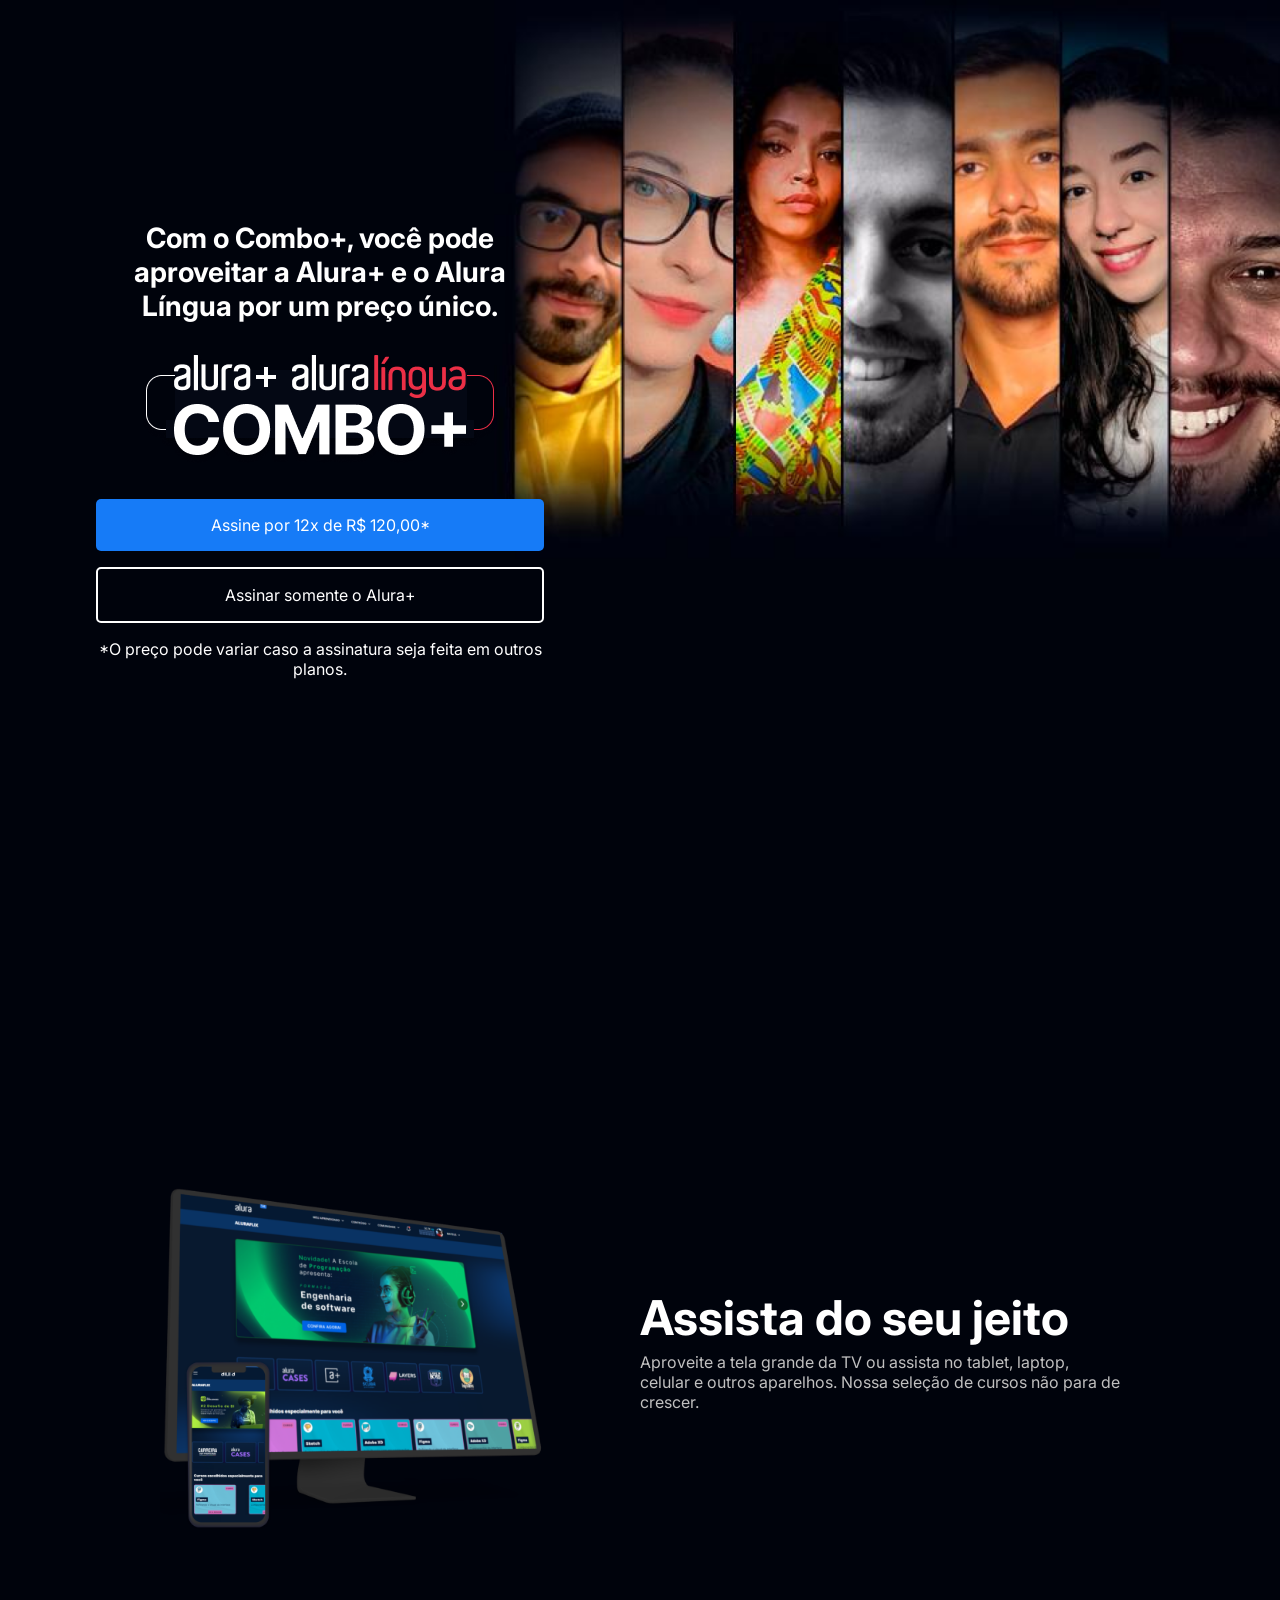
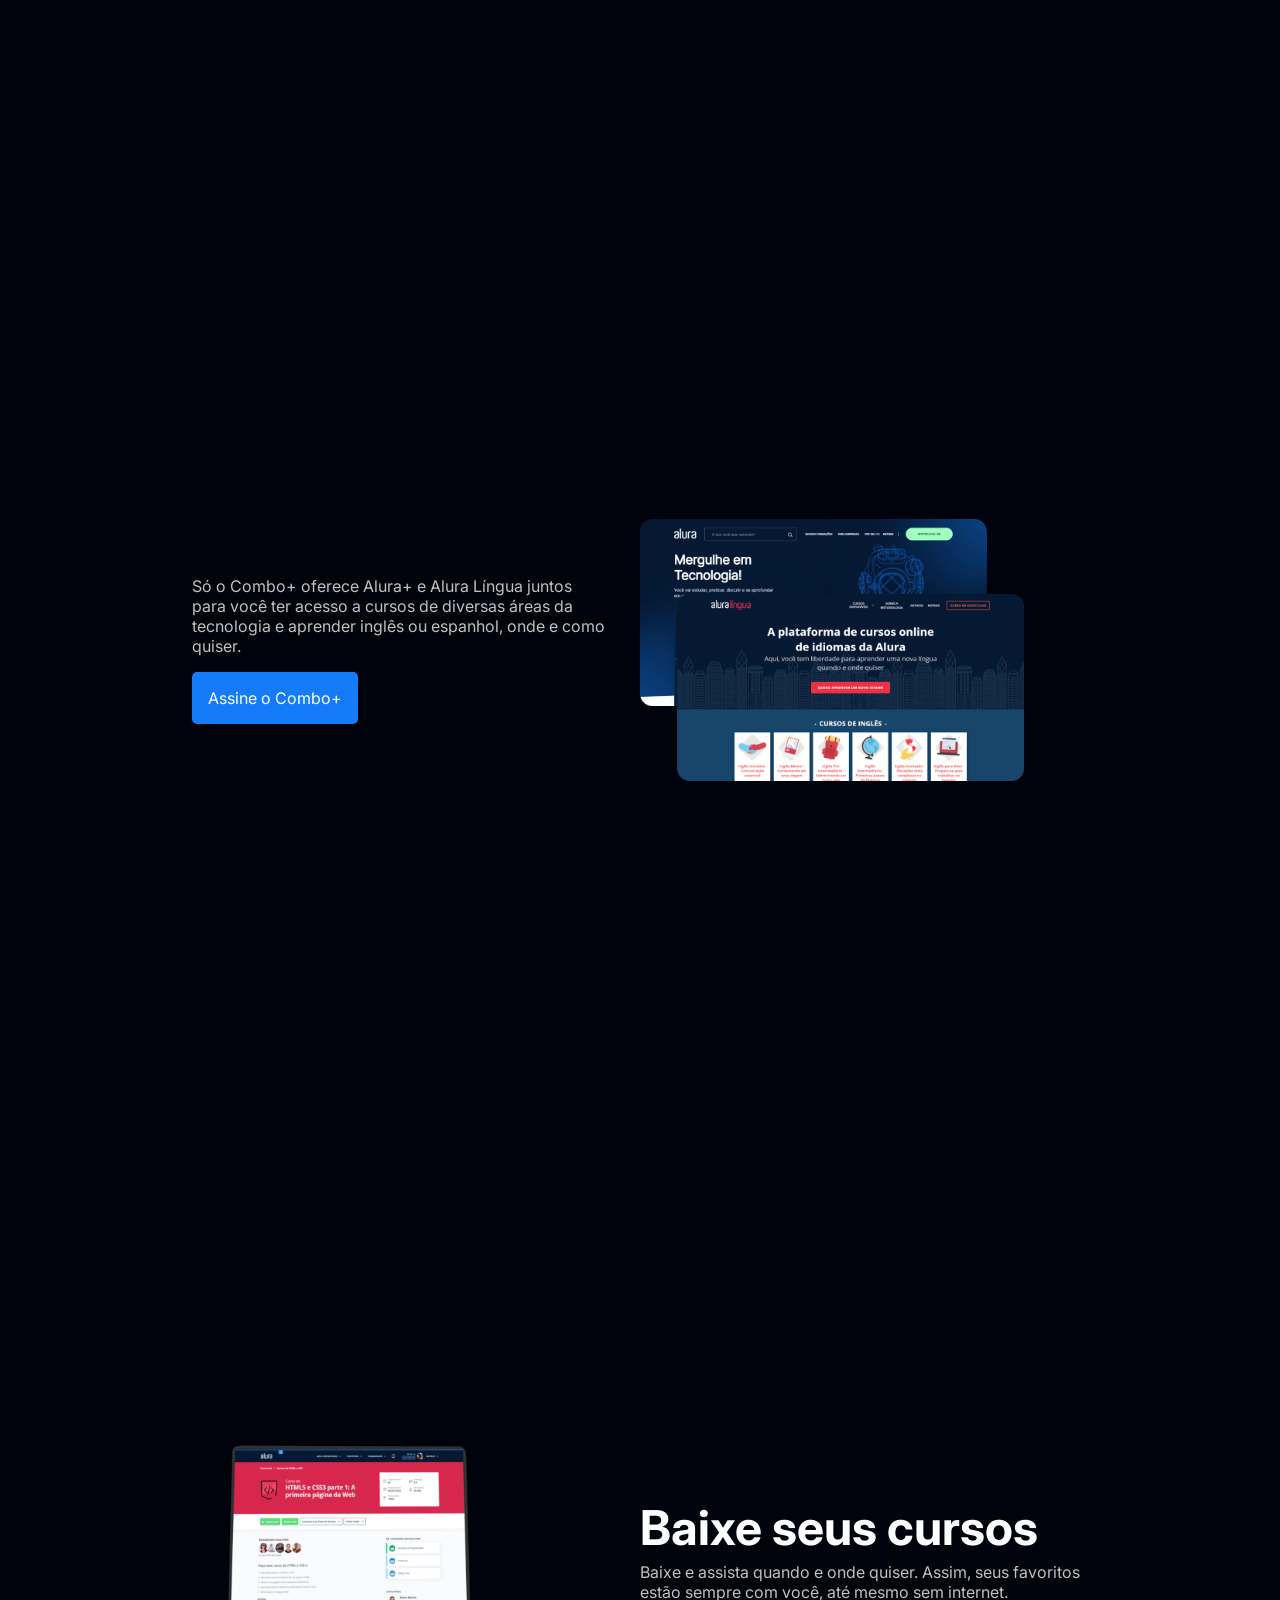
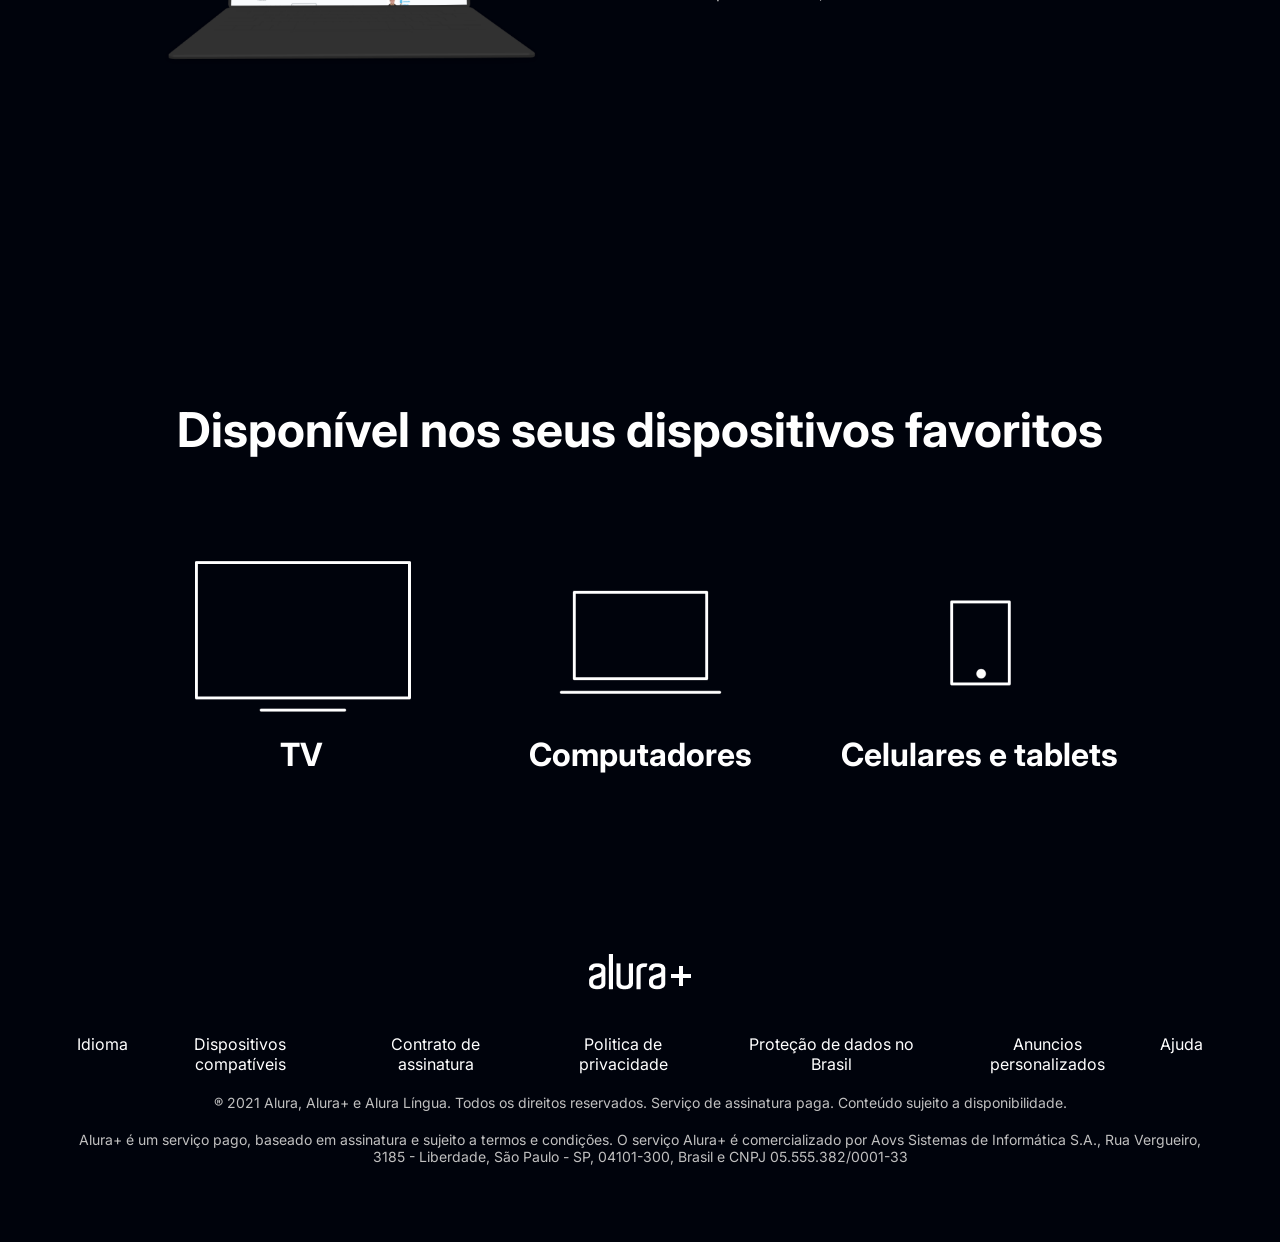
<file: index.html>
<!DOCTYPE html>
<html lang="en">
<head>
    <meta charset="UTF-8">
    <meta http-equiv="X-UA-Compatible" content="IE=edge">
    <meta name="viewport" content="width=device-width, initial-scale=1.0">
    <title>Alura Plus</title>
    <link rel="stylesheet" href="style.css">
    <link rel="preconnect" href="https://fonts.googleapis.com">
    <link rel="preconnect" href="https://fonts.gstatic.com" crossorigin>
    <link href="https://fonts.googleapis.com/css2?family=Inter:wght@400;700&display=swap" rel="stylesheet">
</head>
<body>
    <section class="container principal principal__imagem">
        <div class="container__caixa">
            <h1 class="container__titulo">
                Com o Combo+, você pode aproveitar a Alura+ e o Alura Língua por um preço único.
            </h1>
            <img class="container__imagem" src="img/Combo.png" alt="O combo+ é a junção do alura+ e o alura lingua">
            <a target="_blank" href="https://www.alura.com.br" class="container__botao">Assine por 12x de R$ 120,00*</a>
            <a target="_blank" href="https://www.alura.com.br" class="container__botao botao__secundario">Assinar somente o Alura+</a>
            <p class="conteiner__aviso">*O preço pode variar caso a assinatura seja feita em outros planos.</p>
        </div>
    </section>

    <section class="container secundario">
        <img src="img/Plataformas.png" alt="computador e celular aberto no alura plus" class="imagem__secundario">
        <div class="conteiner__descricao">
            <h2 class="descricao__titulo">Assista do seu jeito</h2>
            <p class="descricao__texto">Aproveite a tela grande da TV ou assista no tablet, laptop, celular e outros aparelhos. Nossa seleção de cursos não para de crescer.</p>
        </div>
    </section>

    <section class="container secundario">
        <div class="container__combo">
            <p class="descricao__texto">Só o Combo+ oferece Alura+ e Alura Língua juntos para você ter acesso a cursos de diversas áreas da tecnologia e aprender inglês ou espanhol, onde e como quiser.</p>
            <a target="_blank"  href="https://www.alura.com.br" class= "container__botao botao__combo">Assine o Combo+</a>
        </div>
        <img src="img/Telas.png" alt="imagem da tela do alura e a tela do alura lingua" class="imagem__secundario">
    </section>

    <section class="container secundario">
        <img src="img/Notebook.png" alt="notebook com alura aberto" class="imagem__secundario">
        <div class="conteiner__descricao">
            <h2 class="descricao__titulo">Baixe seus cursos</h2>
            <p class="descricao__texto">Baixe e assista quando e onde quiser. Assim, seus favoritos estão sempre com você, até mesmo sem internet.</p>
        </div>
    </section>

    <section class="dispositivos">
        <h2 class="dispositivos__titulo">Disponível nos seus dispositivos favoritos</h2>
        <ul class="dispositivos__lista">
            <li>
                <img src="img/tv.png" alt="imagem da televisao">
                <h3 class="lista__item">TV</h3>
            </li>
            <li>
                <img src="img/computador.png" alt="imagem do computador">
                <h3 class="lista__item">Computadores</h3>
            </li>
            <li>
                <img src="img/celular.png" alt="imagem do celular">
                <h3 class="lista__item">Celulares e tablets</h3>
            </li>
            
        </ul>
    </section>

    <footer class="rodape">
        <img class="imagem__rodape" src="img/Logo.png" alt="logo alura plus">
        <ul class="rodape__lista">
            <li class="lista__link">
                <a class="lista__link__links" href="#">Idioma</a>
            </li>
            <li class="lista__link">
                <a class="lista__link__links" href="#">Dispositivos compatíveis</a>
            </li>
            <li class="lista__link">
                <a class="lista__link__links" href="#">Contrato de assinatura</a>
            </li>
            <li class="lista__link">
                <a class="lista__link__links" href="#">Politica de privacidade</a>
            </li>
            <li class="lista__link">
                <a class="lista__link__links" href="#">Proteção de dados no Brasil</a>
            </li>
            <li class="lista__link">
                <a class="lista__link__links" href="#">Anuncios personalizados</a>
            </li>
            <li class="lista__link">
                <a class="lista__link__links" href="#">Ajuda</a>
            </li>
        </ul>
        <P class="texto__rodape">® 2021 Alura, Alura+ e Alura Língua. Todos os direitos reservados. Serviço de assinatura paga. Conteúdo sujeito a disponibilidade.</P>
        <P class="texto__rodape">Alura+ é um serviço pago, baseado em assinatura e sujeito a termos e condições. O serviço Alura+ é comercializado por Aovs Sistemas de Informática S.A., Rua Vergueiro, 3185 - Liberdade, São Paulo - SP, 04101-300, Brasil e CNPJ 05.555.382/0001-33</P>
    </footer>
</body>
</html>
</file>
<file: style.css>
:root {
    --branco-principal: #ffffff;
    --cinza-secundaria: #c0c0c0;
    --botao-azul: #167BF7;
    --cor-de-fundo: #00030c;
    --fonte-principal: 'inter'

}

* {
    margin: 0;
    padding: 0;
}
body {
    font-family: var(--fonte-principal);
    font-size: 16px;
    font-weight: 400;
    background-color: var(--cor-de-fundo);
    color: var(--branco-principal);
}
.principal {
    
    background-repeat: no-repeat;
    background-size: contain;
    align-items: center;
    text-align: center;

}
.principal__imagem {
    background-image: url("img/Background.png");
}

.container {
    height: 100vh;
    display: grid;
    grid-template-columns: 50% 50%;
    
}
.container__titulo {
    font-size: 28px;
    font-weight: 700;
}
.container__imagem {
    margin: 2em 0 2em 0;
}
.container__botao {
    background: var(--botao-azul);
    border-radius: 5px;
    padding: 1em;
    color: var(--branco-principal);
    text-decoration: none;
    display: block;
    margin-bottom: 1em;
    

    
      
}
.botao__secundario {
    background-color: transparent;
    border: 2px solid var(--branco-principal);
}
.container__aviso {
    font-size: 12px;
    color: var(--cinza-secundaria);

}
.container__caixa {
    margin: 0 6em;
}
.imagem__secundario {
    width: 80%;
}
.secundario {
    align-items: center;
    margin: 0 10em;
}
.descricao__titulo {
    font-weight: 700;
    font-size: 48px;
    color: var(--branco-principal);
    margin-bottom: 0.1em;

}
.descricao__texto {
    color: var(--cinza-secundaria);
}
.container__combo {
    margin: 2em;
}
.botao__combo {
    display: inline-block;
    margin: 1em 0 0 0;
}
.dispositivos__lista {
    display: flex;
    justify-content: center;
    list-style-type: none;
    margin: 5em 0;
}
.dispositivos {
    text-align: center;
}
.dispositivos__titulo {
    font-size: 48px;
    color: var(--branco-principal);
}
.lista__item {
    font-size: 32px;
    color: var(--branco-principal);

}
.rodape {
    text-align: center;
    margin: 6%;
}
.imagem__rodape {
    margin: 100px 0 40px 0;
}
.rodape__lista {
    display: flex;
    justify-content: center;
    gap: 20px;
}
.lista__link {
    list-style-type: none;
    
    
}
.lista__link__links {
    text-decoration: none;
    color: var(--branco-principal);
    font-size: 16px;
}
.texto__rodape {
    font-size: 14px;
    color: var(--cinza-secundaria);
    margin: 20px 0;
}
.container__botao:hover {
    background: #ffffff;
    color: #00030c;
    transition: 1s;
}
.lista__link__links:hover {
    color: #ffc400;
}
@media (max-width: 650px) {
    .principal__imagem {
        background-image: url("img/Background-responsive.png");        
    }
    .dispositivos__lista {
        display: block;
    }
    .rodape__lista {
        display: block;
    }
    .imagem__secundario {
        width: 100%;
        margin: 2%;    
    }
    .container {
        display: flex;
        flex-direction: column;
        justify-content: center;
        height: 70vh;        
    }
    .secundario {
        align-items: center;
        margin: 2%;
        text-align: center;
        
    }
    .rodape {
        background-color: #7b7d80;
        margin: auto;
        background: linear-gradient(black,#7b7d80); 

    }

}
</file>
